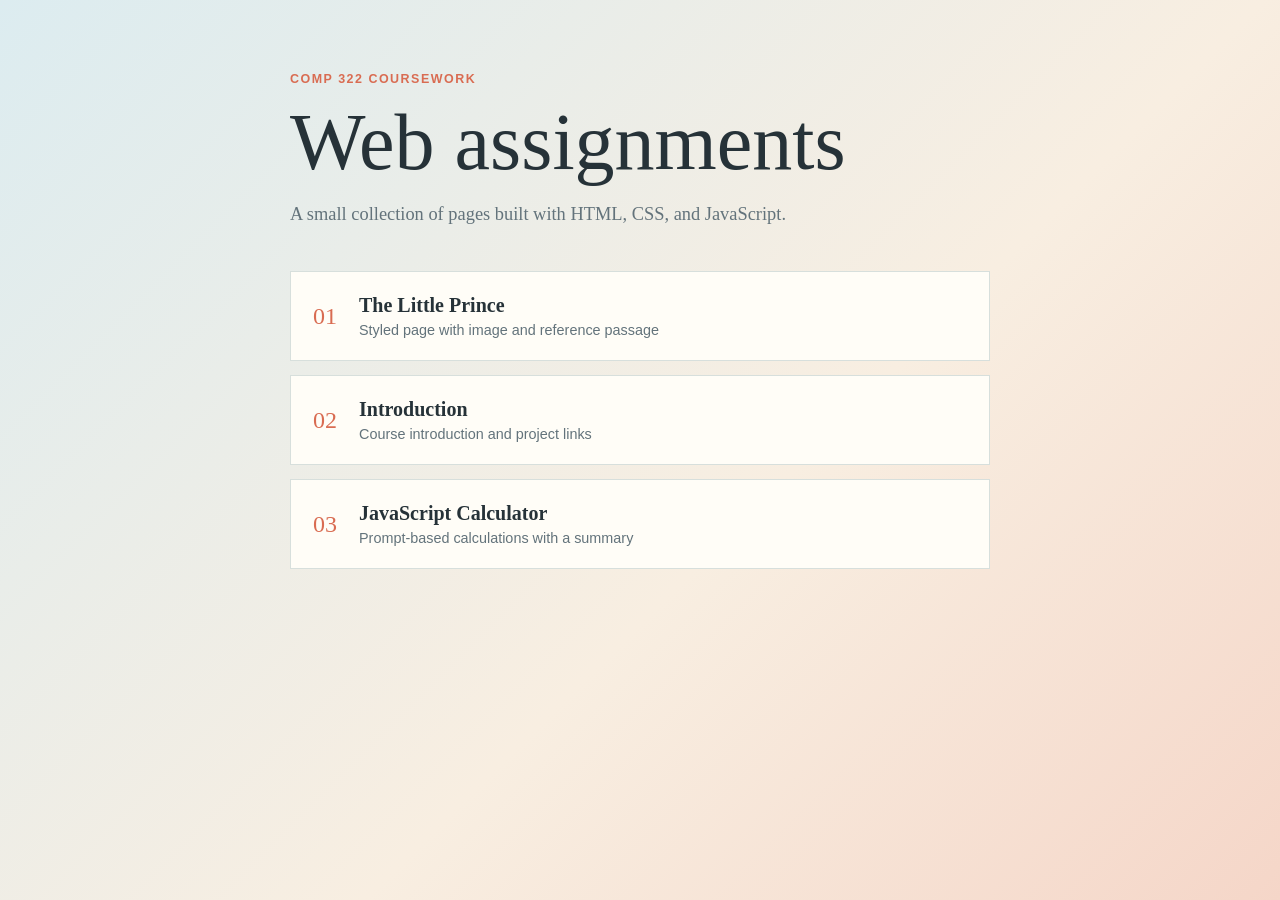
<file: index.html>
<!DOCTYPE html>
<html lang="en">
  <head>
    <meta charset="UTF-8" />
    <meta name="viewport" content="width=device-width, initial-scale=1.0" />
    <title>COMP 322 Assignments</title>
    <link rel="stylesheet" href="style.css" />
  </head>
  <body>
    <main class="landing-page">
      <p class="eyebrow">COMP 322 coursework</p>
      <h1>Web assignments</h1>
      <p class="intro">A small collection of pages built with HTML, CSS, and JavaScript.</p>
      <nav class="assignment-links" aria-label="Assignment pages">
        <a class="link-card" href="little_prince.html">
          <span class="link-card__number">01</span>
          <span>
            <strong>The Little Prince</strong>
            <small>Styled page with image and reference passage</small>
          </span>
        </a>
        <a class="link-card" href="introduction.html">
          <span class="link-card__number">02</span>
          <span>
            <strong>Introduction</strong>
            <small>Course introduction and project links</small>
          </span>
        </a>
        <a class="link-card" href="calculator.html">
          <span class="link-card__number">03</span>
          <span>
            <strong>JavaScript Calculator</strong>
            <small>Prompt-based calculations with a summary</small>
          </span>
        </a>
      </nav>
    </main>
  </body>
</html>
</file>
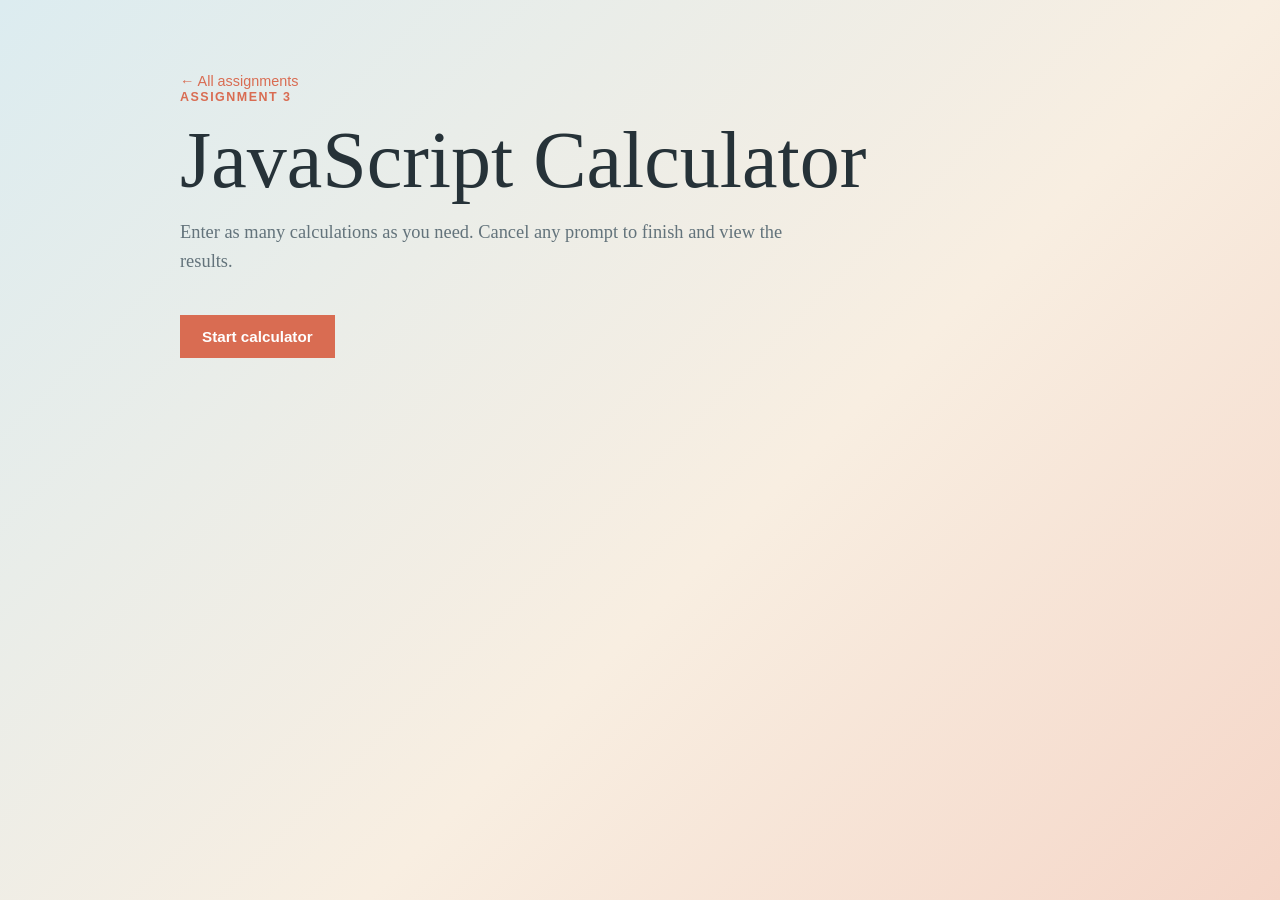
<file: calculator.html>
<!DOCTYPE html>
<html lang="en">
  <head>
    <meta charset="UTF-8" />
    <meta name="viewport" content="width=device-width, initial-scale=1.0" />
    <title>JavaScript Calculator</title>
    <link rel="stylesheet" href="style.css" />
  </head>
  <body>
    <main class="calculator-page">
      <a class="back-link" href="index.html">&larr; All assignments</a>
      <p class="eyebrow">Assignment 3</p>
      <h1>JavaScript Calculator</h1>
      <p class="intro">Enter as many calculations as you need. Cancel any prompt to finish and view the results.</p>
      <button class="primary-button" type="button" onclick="runCalculator()">Start calculator</button>
      <section id="results" aria-live="polite"></section>
    </main>
    <script src="calculator.js"></script>
  </body>
</html>
</file>
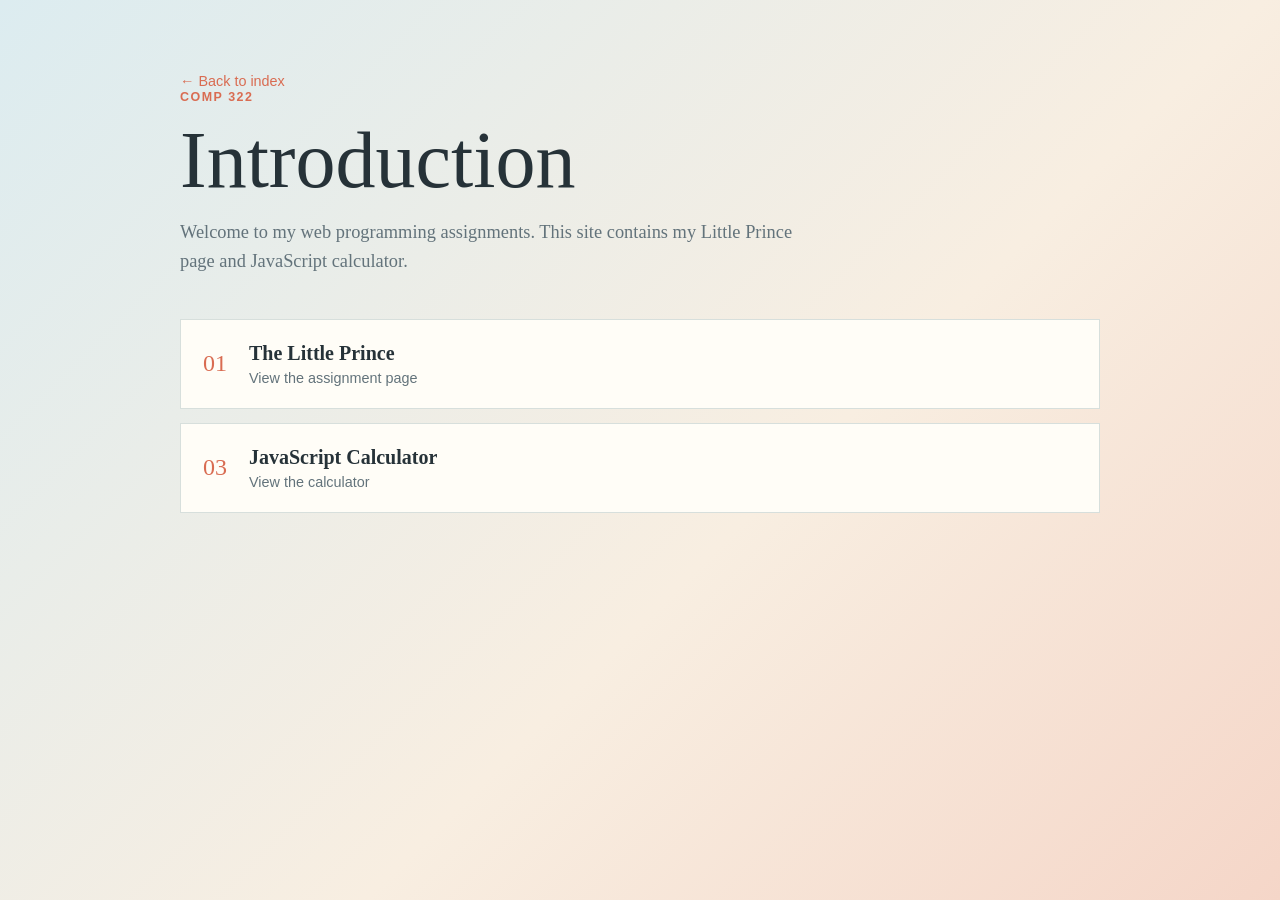
<file: introduction.html>
<!DOCTYPE html>
<html lang="en">
  <head>
    <meta charset="UTF-8" />
    <meta name="viewport" content="width=device-width, initial-scale=1.0" />
    <title>Introduction</title>
    <link rel="stylesheet" href="style.css" />
  </head>
  <body>
    <main class="calculator-page">
      <a class="back-link" href="index.html">&larr; Back to index</a>
      <p class="eyebrow">COMP 322</p>
      <h1>Introduction</h1>
      <p class="intro">Welcome to my web programming assignments. This site contains my Little Prince page and JavaScript calculator.</p>
      <nav class="assignment-links" aria-label="Project pages">
        <a class="link-card" href="little_prince.html">
          <span class="link-card__number">01</span>
          <span><strong>The Little Prince</strong><small>View the assignment page</small></span>
        </a>
        <a class="link-card" href="calculator.html">
          <span class="link-card__number">03</span>
          <span><strong>JavaScript Calculator</strong><small>View the calculator</small></span>
        </a>
      </nav>
    </main>
  </body>
</html>
</file>
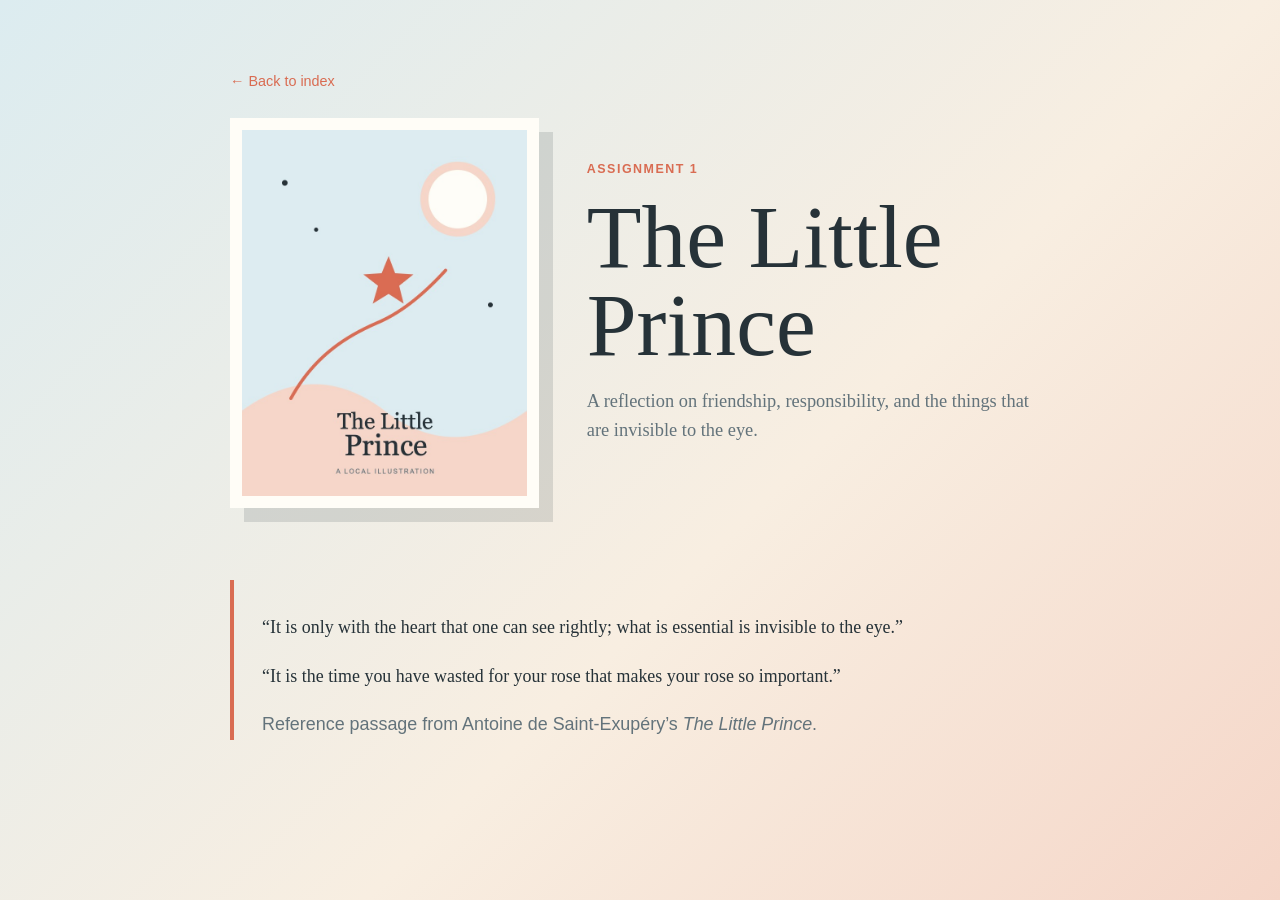
<file: little_prince.html>
<!DOCTYPE html>
<html lang="en">
  <head>
    <meta charset="UTF-8" />
    <meta name="viewport" content="width=device-width, initial-scale=1.0" />
    <title>The Little Prince</title>
    <link rel="stylesheet" href="style.css" />
  </head>
  <body>
    <main class="prince-page">
      <a class="back-link" href="index.html">&larr; Back to index</a>
      <section class="prince-hero">
        <img src="img/img1.jpeg" alt="Illustrated cover for The Little Prince" />
        <div>
          <p class="eyebrow">Assignment 1</p>
          <h1>The Little Prince</h1>
          <p class="intro">A reflection on friendship, responsibility, and the things that are invisible to the eye.</p>
        </div>
      </section>
      <article class="passage">
        <p>“It is only with the heart that one can see rightly; what is essential is invisible to the eye.”</p>
        <p>“It is the time you have wasted for your rose that makes your rose so important.”</p>
        <p class="source">Reference passage from Antoine de Saint-Exup&eacute;ry&rsquo;s <cite>The Little Prince</cite>.</p>
      </article>
    </main>
  </body>
</html>
</file>
<file: style.css>
:root {
  --ink: #263238;
  --muted: #63737b;
  --paper: #fffdf7;
  --sky: #dcecf0;
  --coral: #d96c52;
  --line: #d7dfdc;
}

* { box-sizing: border-box; }

body {
  margin: 0;
  min-height: 100vh;
  color: var(--ink);
  background: linear-gradient(135deg, var(--sky), #f8eee1 58%, #f5d6c8);
  font-family: Georgia, "Times New Roman", serif;
}

.landing-page, .calculator-page, .prince-page {
  width: min(920px, calc(100% - 40px));
  margin: 0 auto;
  padding: 72px 0;
}

.landing-page { max-width: 700px; }

.eyebrow {
  margin: 0 0 16px;
  color: var(--coral);
  font: 700 0.78rem/1.2 Arial, sans-serif;
  letter-spacing: 0.12em;
  text-transform: uppercase;
}

h1, h2 { font-weight: 400; }
h1 { margin: 0; font-size: clamp(2.6rem, 7vw, 5rem); line-height: 0.98; }
h2 { margin: 42px 0 14px; font-size: 2rem; }
.intro { max-width: 620px; color: var(--muted); font-size: 1.15rem; line-height: 1.6; }

.assignment-links { display: grid; gap: 14px; margin-top: 42px; }
.link-card { display: flex; align-items: center; gap: 22px; padding: 22px; color: var(--ink); background: var(--paper); border: 1px solid var(--line); text-decoration: none; }
.link-card:hover { border-color: var(--coral); transform: translateX(5px); }
.link-card__number { color: var(--coral); font-size: 1.5rem; }
.link-card strong, .link-card small { display: block; }
.link-card strong { font-size: 1.25rem; }
.link-card small { margin-top: 5px; color: var(--muted); font: 0.9rem Arial, sans-serif; }

.back-link { color: var(--coral); font: 0.9rem Arial, sans-serif; text-decoration: none; }
.primary-button { margin-top: 20px; padding: 13px 22px; color: white; background: var(--coral); border: 0; cursor: pointer; font: 700 0.95rem Arial, sans-serif; }
.primary-button:hover { background: #b9533d; }

table { width: 100%; border-collapse: collapse; background: var(--paper); font: 0.95rem Arial, sans-serif; }
th, td { padding: 13px 14px; border: 1px solid var(--line); text-align: center; }
th { color: white; background: var(--ink); font-weight: 600; }
tbody tr:nth-child(even) { background: #f7f3eb; }
.error { color: #a73729; font-weight: 700; }

.prince-page { max-width: 820px; }
.prince-hero { display: grid; grid-template-columns: minmax(220px, 0.8fr) 1.2fr; gap: 48px; align-items: center; margin-top: 28px; }
.prince-hero img { width: 100%; max-width: 310px; border: 12px solid var(--paper); box-shadow: 14px 14px 0 rgba(38, 50, 56, 0.14); }
.prince-hero h1 { font-size: clamp(3rem, 7vw, 5.8rem); }
.passage { max-width: 680px; margin-top: 72px; padding: 32px 0 0 28px; border-left: 4px solid var(--coral); }
.passage p { margin: 0 0 17px; font-size: 1.12rem; line-height: 1.75; }
.source { color: var(--muted); font: 0.82rem Arial, sans-serif; }

@media (max-width: 650px) {
  .landing-page, .calculator-page, .prince-page { padding: 42px 0; }
  .prince-hero { grid-template-columns: 1fr; gap: 30px; }
  .prince-hero img { max-width: 240px; }
  table { display: block; overflow-x: auto; white-space: nowrap; }
}
</file>
